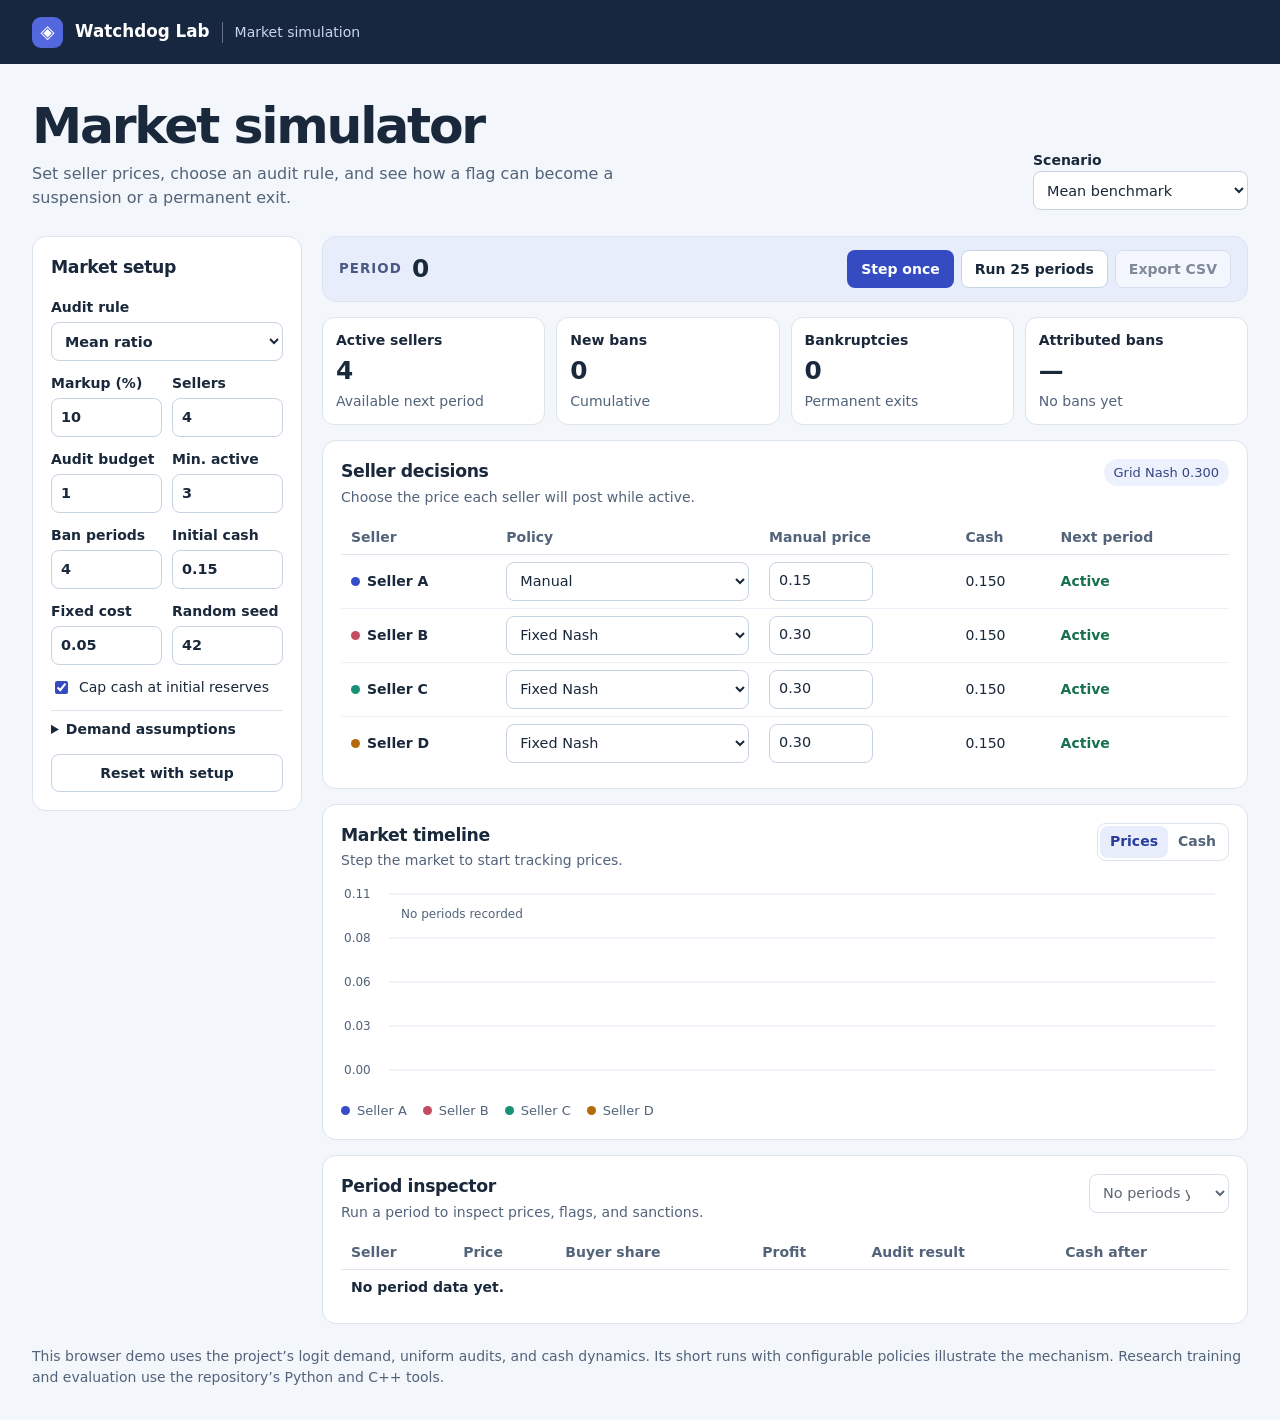
<file: docs/index.html>
<!doctype html>
<html lang="en">
<head>
  <meta charset="utf-8">
  <meta name="viewport" content="width=device-width, initial-scale=1">
  <meta name="description" content="Explore how an audit rule changes prices, seller cash, and market participation in a simulated market.">
  <title>Watchdog Lab · Market Simulator</title>
  <link rel="stylesheet" href="./styles.css">
  <script src="./market.js" defer></script>
  <script src="./app.js" defer></script>
</head>
<body>
  <header class="top"><div class="shell brand"><span class="mark" aria-hidden="true">◈</span><strong>Watchdog Lab</strong><span class="tag">Market simulation</span></div></header>
  <main class="shell">
    <section class="intro">
      <div><h1>Market simulator</h1><p>Set seller prices, choose an audit rule, and see how a flag can become a suspension or a permanent exit.</p></div>
      <div class="presets"><label for="preset">Scenario</label><select id="preset"><option value="">Custom setup</option><option value="mean" selected>Mean benchmark</option><option value="median">Median comparison</option><option value="cap">Fixed cap comparison</option><option value="nash">Competitive pricing</option></select></div>
    </section>
    <div class="layout">
      <aside class="panel config">
        <h2>Market setup</h2>
        <form id="setup">
          <label>Audit rule<select name="rule"><option value="mean">Mean ratio</option><option value="median">Median ratio</option><option value="cap">Fixed price cap</option><option value="none">No regulation</option></select></label>
          <div class="pair"><label id="param-label"><span id="param-text">Markup (%)</span><input name="param" type="number" min="0" max="100" value="10" step="any" required></label><label>Sellers<input name="count" type="number" min="2" max="6" value="4" required></label></div>
          <div class="pair"><label>Audit budget<input name="budget" type="number" min="0" max="6" value="1" required></label><label>Min. active<input name="minimum" type="number" min="1" max="6" value="3" required></label></div>
          <div class="pair"><label>Ban periods<input name="duration" type="number" min="1" max="30" value="4" required></label><label>Initial cash<input name="capital" type="number" min="0.001" max="100" step="any" value="0.15" required></label></div>
          <div class="pair"><label>Fixed cost<input name="overhead" type="number" min="0.001" max="10" step="any" value="0.05" required></label><label>Random seed<input name="seed" type="number" min="0" max="4294967295" value="42" required></label></div>
          <label class="check"><input name="capped" type="checkbox" checked> Cap cash at initial reserves</label>
          <details><summary>Demand assumptions</summary><div class="pair"><label>Quality<input name="quality" type="number" min="-10" max="10" step="any" value="2" required></label><label>Demand scale<input name="scale" type="number" min="0.01" max="10" step="any" value="0.25" required></label></div><div class="pair"><label>Outside option<input name="outside" type="number" min="-10" max="10" step="any" value="0" required></label><label>Buyer volume<input name="buyers" type="number" min="0.01" max="10000" step="any" value="1" required></label></div><p>All sellers have zero marginal cost and the same quality.</p></details>
          <button class="secondary reset" type="submit">Reset with setup</button><p id="setup-message" class="muted" aria-live="polite"></p>
        </form>
      </aside>
      <div class="results">
        <section class="controls" aria-label="Simulation controls"><div class="clock"><small>PERIOD</small><strong id="period">0</strong></div><div class="buttons"><button class="primary" id="step">Step once</button><button class="secondary" id="run">Run 25 periods</button><button class="secondary" id="download" disabled>Export CSV</button></div></section>
        <div class="metrics" aria-label="Summary metrics">
          <div class="metric"><span>Active sellers</span><strong id="active">—</strong><small>Available next period</small></div>
          <div class="metric"><span>New bans</span><strong id="bans">0</strong><small>Cumulative</small></div>
          <div class="metric"><span>Bankruptcies</span><strong id="exits">0</strong><small>Permanent exits</small></div>
          <div class="metric"><span>Attributed bans</span><strong id="ratio">—</strong><small id="ratio-info">No bans yet</small></div>
        </div>
        <section class="panel seller-panel"><div class="section-head"><div><h2>Seller decisions</h2><p>Choose the price each seller will post while active.</p></div><span class="pill" id="benchmark"></span></div>
          <div class="table-scroll"><table><thead><tr><th scope="col">Seller</th><th scope="col">Policy</th><th scope="col">Manual price</th><th scope="col">Cash</th><th scope="col">Next period</th></tr></thead><tbody id="sellers"></tbody></table></div>
        </section>
        <section class="panel"><div class="section-head chart-head"><div><h2>Market timeline</h2><p id="chart-note">Step the market to start tracking prices.</p></div><div class="tabs" role="group" aria-label="Timeline measure"><button data-metric="prices" aria-pressed="true">Prices</button><button data-metric="cash" aria-pressed="false">Cash</button></div></div><div class="chart-wrap"><canvas id="chart" role="img" aria-label="Time series of selected measure by seller. Data is available in the CSV export."></canvas></div><div id="legend" class="legend"></div></section>
        <section class="panel"><div class="section-head"><div><h2>Period inspector</h2><p id="inspect-summary" aria-live="polite">Run a period to inspect prices, flags, and sanctions.</p></div><label for="inspect" class="visually-hidden">Inspect period</label><select id="inspect" disabled><option>No periods yet</option></select></div><div class="table-scroll"><table><thead><tr><th scope="col">Seller</th><th scope="col">Price</th><th scope="col">Buyer share</th><th scope="col">Profit</th><th scope="col">Audit result</th><th scope="col">Cash after</th></tr></thead><tbody id="events"><tr><td colspan="6">No period data yet.</td></tr></tbody></table></div></section>
      </div>
    </div>
    <footer>This browser demo uses the project’s logit demand, uniform audits, and cash dynamics. Its short runs with configurable policies illustrate the mechanism. Research training and evaluation use the repository’s Python and C++ tools.</footer>
  </main>
</body>
</html>
</file>
<file: docs/styles.css>
:root{color-scheme:light;--ink:#19283a;--muted:#52637a;--paper:#f3f6fa;--white:#fff;--rule:#dce4ee;--blue:#344bc2;--navy:#182740;--radius:14px;font-family:system-ui,-apple-system,'Segoe UI',sans-serif;color:var(--ink);background:var(--paper)}
[hidden]{display:none!important}
.results{grid-template-columns:minmax(0,1fr)}
.results>.panel{min-width:0}
*{box-sizing:border-box}body{margin:0;line-height:1.5}button,input,select{font:inherit}button,select,input[type=checkbox],summary{cursor:pointer}.shell{width:min(1340px,100% - 64px);margin:auto}.top{background:var(--navy);color:white}.brand{display:flex;align-items:center;gap:12px;min-height:64px}.brand strong{font-size:1.05rem}.mark{display:grid;place-items:center;width:31px;height:31px;border-radius:9px;background:#5368de;color:#fff;font-size:1.15rem}.tag{color:#c9d5ec;font-size:.875rem;border-left:1px solid #637189;padding-left:12px}.intro{padding:35px 0 26px;display:flex;justify-content:space-between;align-items:end;gap:20px}h1,h2,p{margin:0}h1{font-size:clamp(2.05rem,4vw,3.15rem);line-height:1.06;letter-spacing:-.044em}h2{font-size:1.08rem;letter-spacing:-.02em}.intro p{color:var(--muted);margin-top:10px;max-width:650px}.presets{min-width:215px}.layout{display:grid;grid-template-columns:270px minmax(0,1fr);gap:20px;align-items:start}.panel{background:var(--white);border:1px solid var(--rule);border-radius:var(--radius);padding:18px}.config h2{margin-bottom:16px}.results{display:grid;gap:15px;min-width:0}form{display:grid;gap:12px}label{display:grid;gap:4px;font-size:.875rem;font-weight:650;min-width:0}input:not([type=checkbox]),select{width:100%;border:1px solid #c7d2e2;border-radius:8px;min-height:39px;background:white;color:var(--ink);padding:6px 9px;font-size:.9rem}select{padding-right:22px}.pair{display:grid;grid-template-columns:repeat(2,minmax(0,1fr));gap:10px}.check{display:flex;align-items:center;gap:8px;font-weight:500}.check input{accent-color:var(--blue)}details{border-top:1px solid var(--rule);padding-top:8px}summary{font-weight:650;font-size:.875rem}details .pair,details p{margin-top:8px}details p,.muted{font-size:.8125rem;color:var(--muted)}.muted:empty{display:none}button{border:1px solid transparent;border-radius:8px;font-weight:700;min-height:38px;padding:7px 13px;font-size:.875rem}.primary{background:var(--blue);color:#fff}.primary:hover{background:#263ba9}.secondary{background:#fff;border-color:#c7d2e2;color:var(--ink)}.secondary:hover{background:#edf1fa}.reset{margin-top:2px}button:disabled{opacity:.5;cursor:default}:focus-visible{outline:3px solid #6377e4;outline-offset:2px}.controls{display:flex;justify-content:space-between;gap:12px;align-items:center;padding:13px 16px;border:1px solid var(--rule);background:#e8edfb;border-radius:var(--radius)}.clock{display:flex;align-items:center;gap:10px}.clock small{font-weight:750;letter-spacing:.08em;color:#495b84}.clock strong{font-size:1.55rem;line-height:1;font-variant-numeric:tabular-nums}.buttons{display:flex;flex-wrap:wrap;gap:7px}.metrics{display:grid;grid-template-columns:repeat(4,minmax(0,1fr));gap:11px}.metric{display:grid;gap:1px;background:white;border:1px solid var(--rule);border-radius:12px;padding:12px 13px}.metric span{font-size:.875rem;font-weight:650}.metric strong{font-size:1.55rem;font-variant-numeric:tabular-nums}.metric small,.section-head p{color:var(--muted);font-size:.875rem}.section-head{display:flex;justify-content:space-between;align-items:start;gap:10px;margin-bottom:13px}.section-head p{margin-top:2px}.pill{display:inline-block;border-radius:20px;background:#edf1fd;color:#344582;font-size:.8125rem;padding:4px 10px;white-space:nowrap}.table-scroll{overflow:auto}table{border-collapse:collapse;width:100%;text-align:left;white-space:nowrap;font-size:.875rem}th{color:var(--muted);border-bottom:1px solid var(--rule);font-weight:650;padding:6px 10px}td{padding:7px 10px;border-bottom:1px solid #eaf0f7;font-variant-numeric:tabular-nums}tbody tr:last-child td{border-bottom:none}td:first-child{font-weight:650}td input,td select{min-width:76px}td input[type=number]{max-width:104px}.dot{display:inline-block;width:9px;height:9px;border-radius:50%;margin-right:7px}.state{font-weight:650}.state.active{color:#17714c}.state.banned{color:#8a5310}.state.exited{color:#aa2940}.tabs{display:flex;border:1px solid var(--rule);border-radius:9px;padding:2px}.tabs button{min-height:32px;padding:4px 9px;background:white;color:var(--muted)}.tabs button[aria-pressed=true]{background:#e8edfb;color:#293d9e}.chart-wrap{width:100%;height:210px}canvas{display:block;width:100%;height:100%}.legend{display:flex;flex-wrap:wrap;gap:7px 16px;font-size:.8125rem;color:var(--muted);margin-top:7px}#inspect{max-width:140px}footer{padding:22px 0 32px;color:var(--muted);font-size:.875rem}.visually-hidden{position:absolute;width:1px;height:1px;overflow:hidden;clip-path:inset(50%);white-space:nowrap}
@media(max-width:880px){.shell{width:calc(100% - 30px)}.layout{grid-template-columns:215px minmax(0,1fr);gap:12px}.panel{padding:12px}.metrics{grid-template-columns:repeat(2,minmax(0,1fr))}}@media(max-width:650px){.layout{grid-template-columns:minmax(0,1fr)}.intro{align-items:stretch;flex-direction:column;padding:23px 0 17px}.controls{align-items:start;flex-direction:column}.chart-wrap{height:190px}.section-head{flex-wrap:wrap}}
</file>
